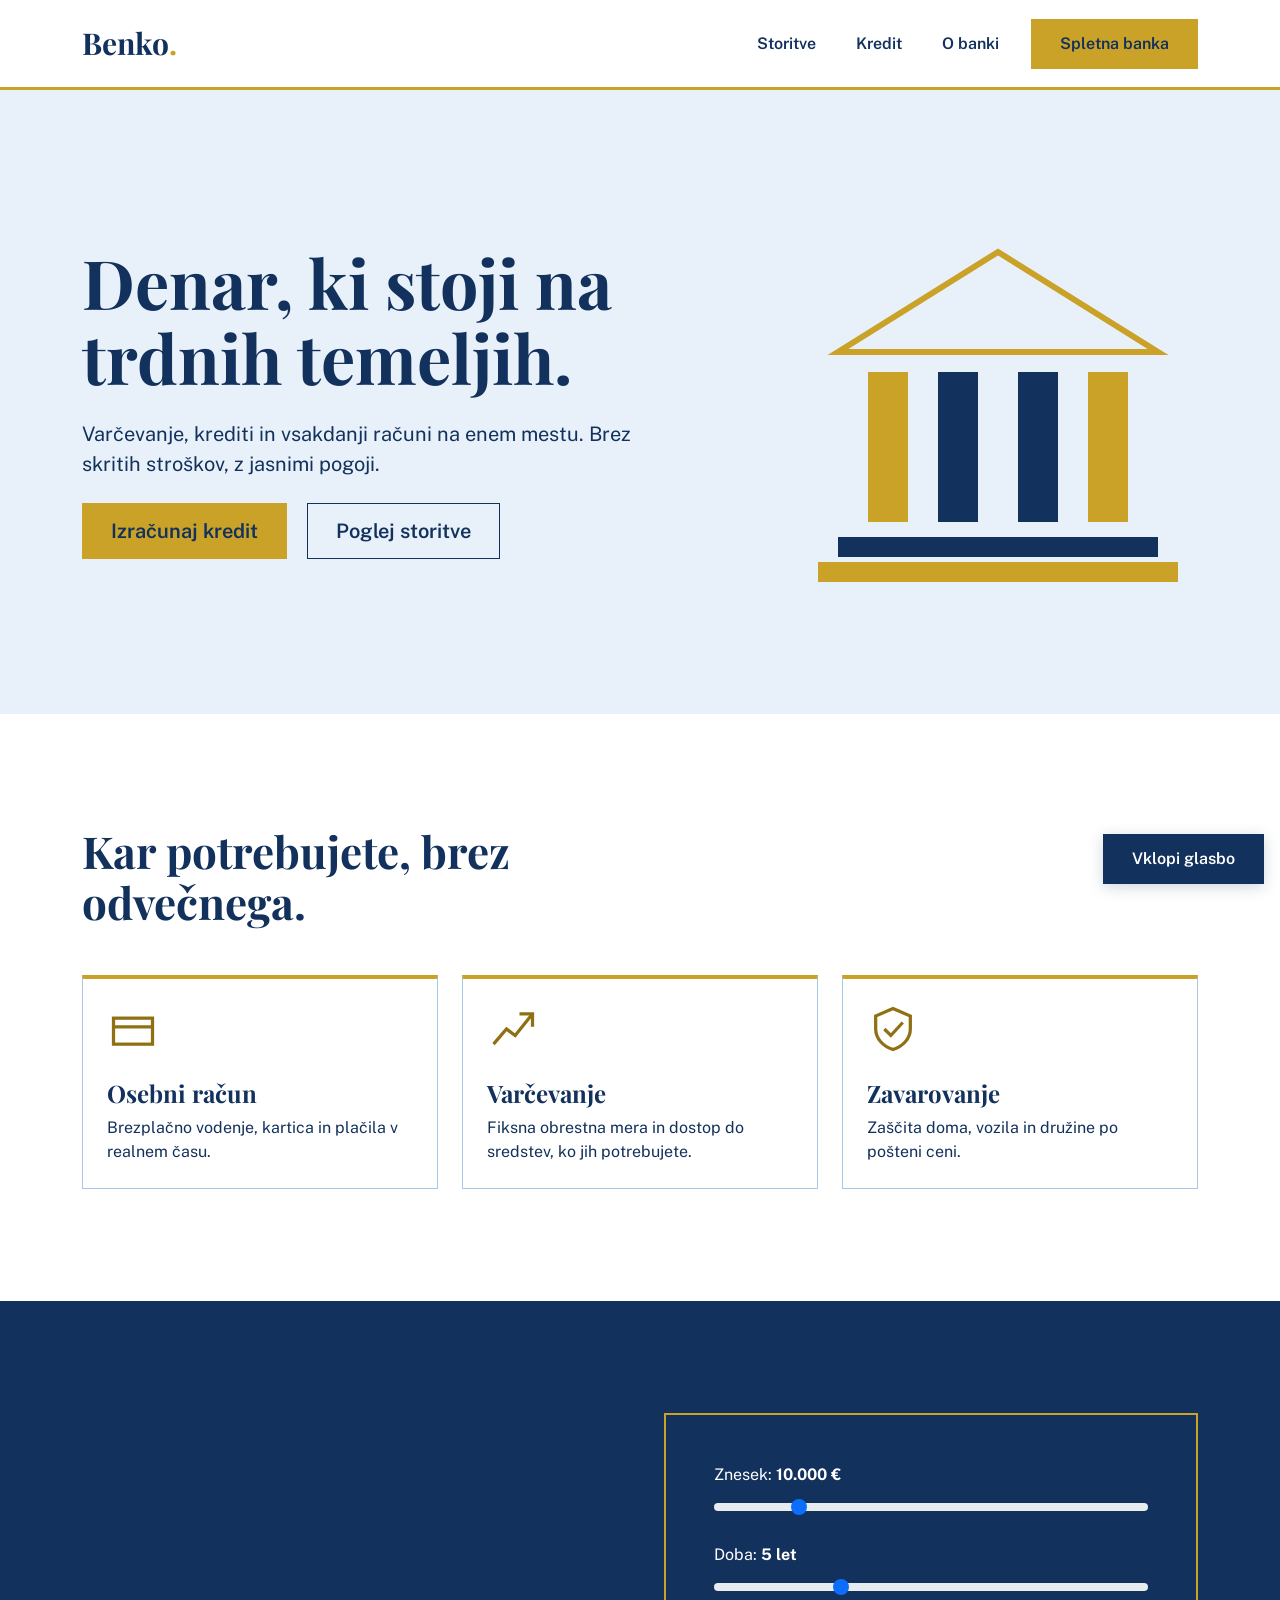
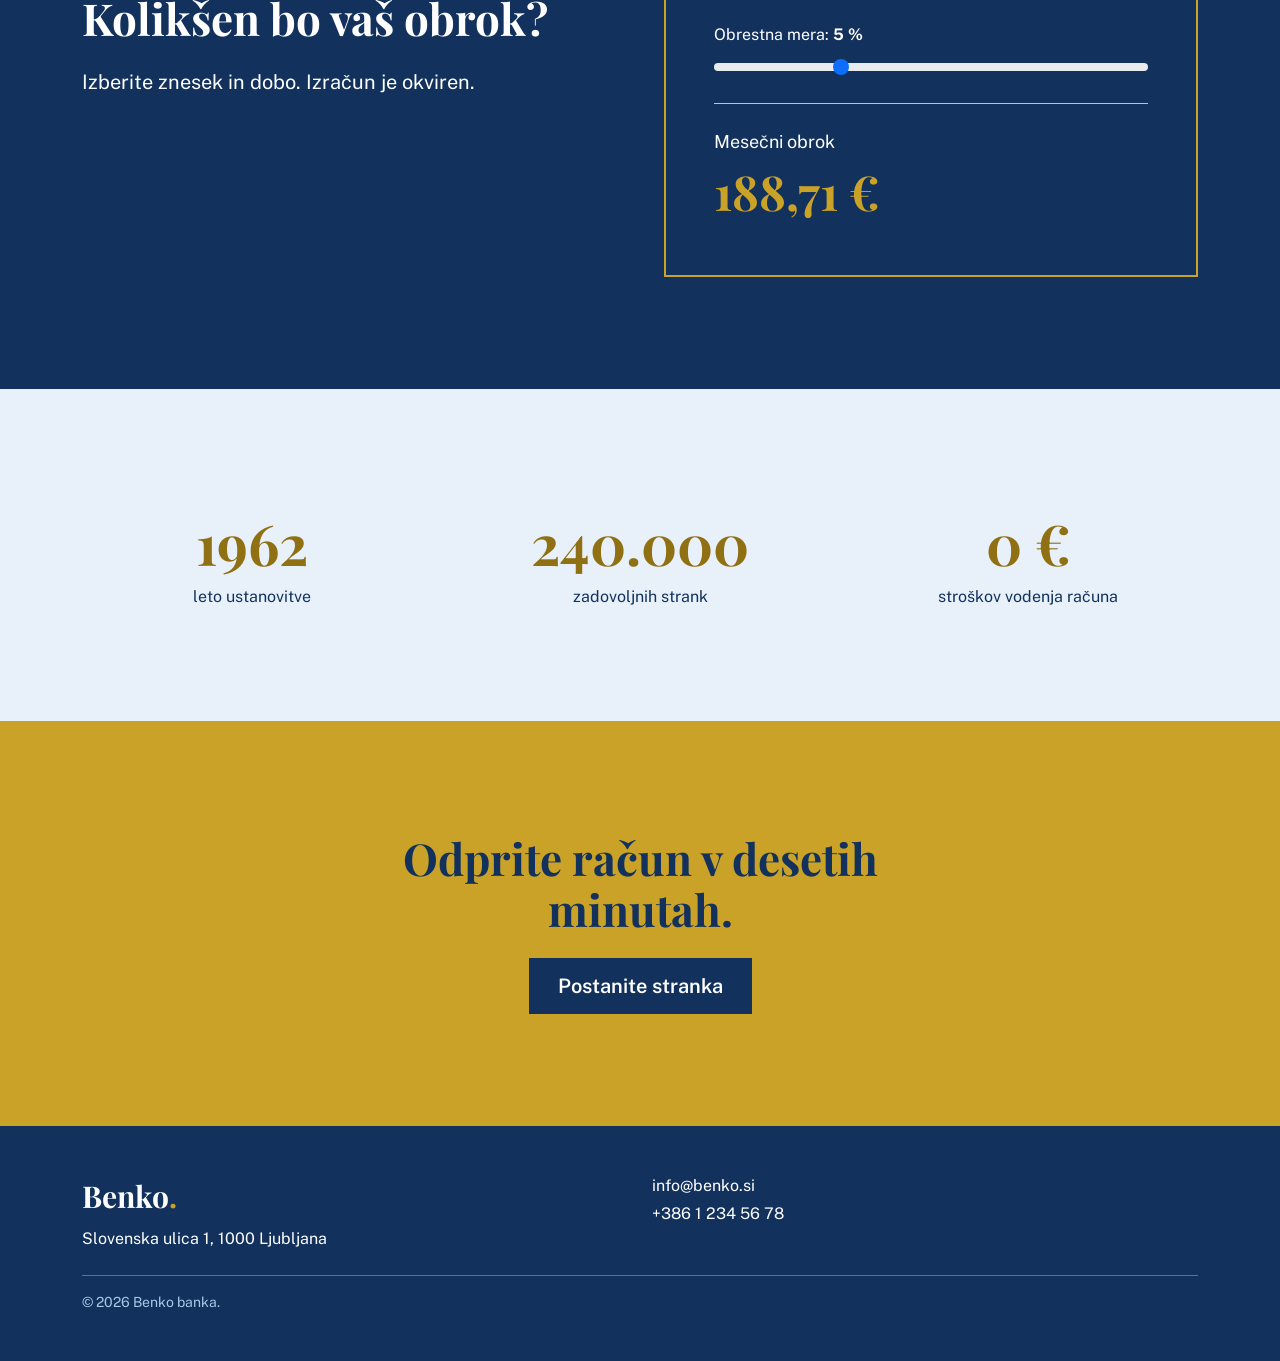
<file: RPS 19.10 banka spletna stram/index.html>
<!DOCTYPE html>
<html lang="sl">
<head>
    <meta charset="UTF-8">
    <meta name="viewport" content="width=device-width, initial-scale=1">
    <title>Benko banka</title>
    <link href="https://cdn.jsdelivr.net/npm/bootstrap@5.3.3/dist/css/bootstrap.min.css" rel="stylesheet">
    <link rel="preconnect" href="https://fonts.googleapis.com">
    <link rel="preconnect" href="https://fonts.gstatic.com" crossorigin>
    <link href="https://fonts.googleapis.com/css2?family=Playfair+Display:wght@600;700&family=Public+Sans:wght@400;600&display=swap" rel="stylesheet">
    <link rel="stylesheet" href="style.css">
</head>
<body>

<header class="glava sticky-top bg-white">
    <nav class="navbar navbar-expand py-3">
        <div class="container">
            <a class="navbar-brand logotip" href="#">Benko<span class="logotip-pika">.</span></a>
                <ul class="navbar-nav ms-auto align-items-center gap-4">
                <li class="nav-item"><a class="nav-link navigacija-povezava" href="#storitve">Storitve</a></li>
                <li class="nav-item"><a class="nav-link navigacija-povezava" href="#kredit">Kredit</a></li>
                <li class="nav-item"><a class="nav-link navigacija-povezava" href="#o-banki">O banki</a></li>
                <li class="nav-item"><a class="btn gumb-zlat rounded-0" href="prijava.html">Spletna banka</a></li>
            </ul>
        </div>
    </nav>
</header>

<section class="uvodni-del razdelek">
    <div class="container">
        <div class="row align-items-center">
            <div class="col-7">
                <h1 class="uvodni-naslov">Denar, ki stoji na trdnih temeljih.</h1>
                <p class="uvodni-opis fs-5 my-4">Varčevanje, krediti in vsakdanji računi na enem mestu. Brez skritih stroškov, z jasnimi pogoji.</p>
                <a class="btn btn-lg gumb-zlat rounded-0 me-3" href="#kredit">Izračunaj kredit</a>
                <a class="btn btn-lg gumb-obroba rounded-0" href="#storitve">Poglej storitve</a>
            </div>
            <div class="col-5 text-end">
                <svg class="uvodna-slika" viewBox="0 0 400 400" role="img" aria-label="Simbolični prikaz bančne stavbe">
                    <polygon points="40,150 200,50 360,150" fill="none" stroke="#c9a227" stroke-width="6"/>
                    <rect x="70" y="170" width="40" height="150" fill="#c9a227"/>
                    <rect x="140" y="170" width="40" height="150" fill="#12315c"/>
                    <rect x="220" y="170" width="40" height="150" fill="#12315c"/>
                    <rect x="290" y="170" width="40" height="150" fill="#c9a227"/>
                    <rect x="40" y="335" width="320" height="20" fill="#12315c"/>
                    <rect x="20" y="360" width="360" height="20" fill="#c9a227"/>
                </svg>
            </div>
        </div>
    </div>
</section>

<section id="storitve" class="razdelek">
    <div class="container">
        <h2 class="naslov-razdelka mb-5">Kar potrebujete, brez odvečnega.</h2>
        <div class="row g-4">
            <div class="col-4">
                <article class="card kartica-storitve h-100 rounded-0 p-4">
                    <svg class="ikona-storitve" viewBox="0 0 48 48"><rect x="6" y="14" width="36" height="24" fill="none" stroke="currentColor" stroke-width="3"/><line x1="6" y1="22" x2="42" y2="22" stroke="currentColor" stroke-width="3"/></svg>
                    <h3 class="naslov-kartice mt-4">Osebni račun</h3>
                    <p class="mb-0">Brezplačno vodenje, kartica in plačila v realnem času.</p>
                </article>
            </div>
        <div class="col-4">
            <article class="card kartica-storitve h-100 rounded-0 p-4">
                <svg class="ikona-storitve" viewBox="0 0 48 48"><polyline points="6,38 18,24 26,30 42,10" fill="none" stroke="currentColor" stroke-width="3"/><polyline points="30,10 42,10 42,22" fill="none" stroke="currentColor" stroke-width="3"/></svg>
                <h3 class="naslov-kartice mt-4">Varčevanje</h3>
                <p class="mb-0">Fiksna obrestna mera in dostop do sredstev, ko jih potrebujete.</p>
            </article>
        </div>
        <div class="col-4">
                    <article class="card kartica-storitve h-100 rounded-0 p-4">
                    <svg class="ikona-storitve" viewBox="0 0 48 48"><path d="M24 5 L40 12 V24 C40 33 33 40 24 43 C15 40 8 33 8 24 V12 Z" fill="none" stroke="currentColor" stroke-width="3"/><polyline points="16,24 22,30 33,18" fill="none" stroke="currentColor" stroke-width="3"/></svg>
                    <h3 class="naslov-kartice mt-4">Zavarovanje</h3>
                    <p class="mb-0">Zaščita doma, vozila in družine po pošteni ceni.</p>
                </article>
            </div>
        </div>
    </div>
</section>

<section id="kredit" class="razdelek razdelek-temen">
    <div class="container">
        <div class="row align-items-center g-5">
            <div class="col-6">
                <h2 class="naslov-razdelka">Kolikšen bo vaš obrok?</h2>
                <p class="fs-5 mt-4 mb-0">Izberite znesek in dobo. Izračun je okviren.</p>
            </div>
            <div class="col-6">
               <div class="kalkulator-okvir p-5">
                    <label class="form-label" for="drsnik-zneska">Znesek: <strong id="izpis-zneska">10.000 €</strong></label>
                    <input class="form-range kalkulator-drsnik mb-4" type="range" id="drsnik-zneska" min="1000" max="50000" step="500" value="10000">
                    <label class="form-label" for="drsnik-let">Doba: <strong id="izpis-let">5 let</strong></label>
                    <input class="form-range kalkulator-drsnik mb-4" type="range" id="drsnik-let" min="1" max="15" step="1" value="5">
                    <label class="form-label" for="drsnik-obresti">Obrestna mera: <strong id="izpis-obresti">5 %</strong></label>
                    <input class="form-range kalkulator-drsnik mb-4" type="range" id="drsnik-obresti" min="1" max="15" step="0.5" value="5">
                    <p class="kalkulator-rezultat mb-0 pt-4">Mesečni obrok <strong id="izpis-obroka" class="kalkulator-obrok d-block">0 €</strong></p>
                </div>
            </div>
        </div>
    </div>
</section>

<section id="o-banki" class="razdelek razdelek-svetlo-moder">
    <div class="container">
        <div class="row text-center g-5">
            <div class="col-4">
                <strong class="podatek-stevilka d-block">1962</strong>
                <span>leto ustanovitve</span>
            </div>
            <div class="col-4">
                <strong class="podatek-stevilka d-block">240.000</strong>
                <span>zadovoljnih strank</span>
            </div>
            <div class="col-4">
                <strong class="podatek-stevilka d-block">0 €</strong>
                <span>stroškov vodenja računa</span>
            </div>
        </div>
    </div>
</section>

<section class="razdelek razdelek-zlat text-center">
    <div class="container">
        <h2 class="naslov-razdelka mb-4 mx-auto">Odprite račun v desetih minutah.</h2>
        <a class="btn btn-lg gumb-moder rounded-0" href="regist.html">Postanite stranka</a>
    </div>
</section>

<footer id="kontakt" class="noga py-5">
    <div class="container">
        <div class="row">
            <div class="col-6">
                <a class="logotip" href="#">Benko<span class="logotip-pika">.</span></a>
                <p class="mt-2 mb-0">Slovenska ulica 1, 1000 Ljubljana</p>
            </div>
            <div class="col-6">
                <p class="mb-1">info@benko.si</p>
                <p class="mb-0">+386 1 234 56 78</p>
            </div>
        </div>
        <p class="noga-pravno mt-4 pt-3 mb-0">© 2026 Benko banka.</p>
    </div>
</footer>

<script src="script.js"></script>
<script src="racun.js"></script>
</body>
</html>
</file>
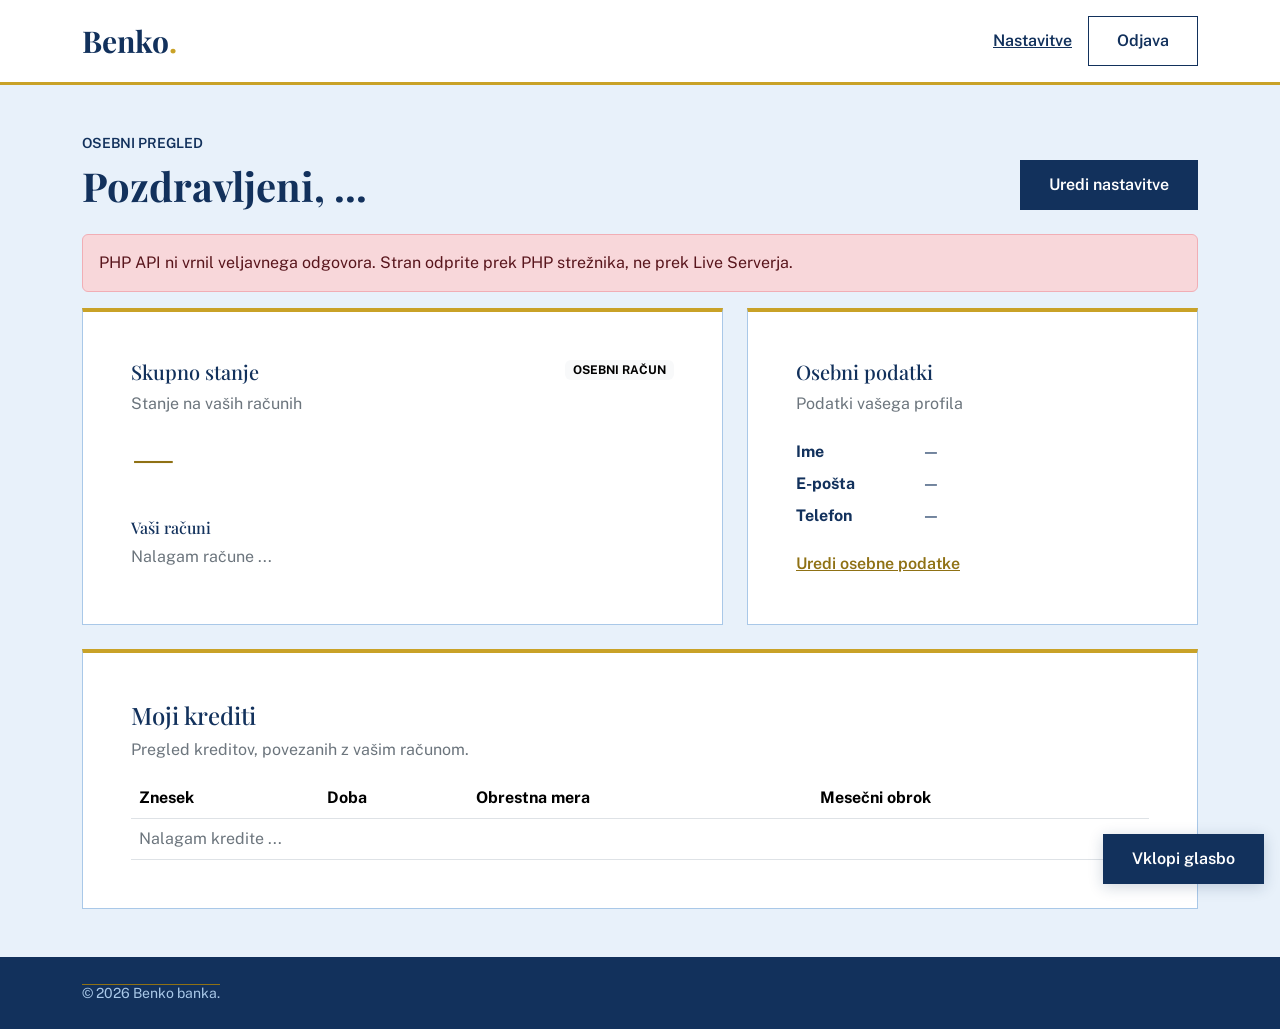
<file: RPS 19.10 banka spletna stram/konto.html>
<!DOCTYPE html>
<html lang="sl">
<head>
    <meta charset="UTF-8">
    <meta name="viewport" content="width=device-width, initial-scale=1">
    <title>Moj račun | Benko banka</title>
    <link href="https://cdn.jsdelivr.net/npm/bootstrap@5.3.3/dist/css/bootstrap.min.css" rel="stylesheet">
    <link rel="preconnect" href="https://fonts.googleapis.com">
    <link rel="preconnect" href="https://fonts.gstatic.com" crossorigin>
    <link href="https://fonts.googleapis.com/css2?family=Playfair+Display:wght@600;700&family=Public+Sans:wght@400;600&display=swap" rel="stylesheet">
    <link rel="stylesheet" href="style.css">
</head>
<body>
<header class="glava sticky-top bg-white">
    <nav class="navbar navbar-expand py-3">
        <div class="container">
            <a class="logotip" href="index.html">Benko<span class="logotip-pika">.</span></a>
            <div class="d-flex align-items-center gap-3">
                <a class="navigacija-povezava d-none d-sm-inline" href="nastavitve.html">Nastavitve</a>
                <button class="btn gumb-obroba rounded-0" id="odjava-gumb" type="button">Odjava</button>
            </div>
        </div>
    </nav>
</header>
<main class="obmocje-racuna py-5">
    <div class="container">
        <div class="d-flex flex-wrap justify-content-between align-items-end gap-3 mb-4">
            <div>
                <p class="text-uppercase small fw-semibold mb-2">Osebni pregled</p>
                <h1 class="mb-0">Pozdravljeni, <span id="stranka-ime">...</span></h1>
            </div>
            <a class="btn gumb-moder rounded-0" href="nastavitve.html">Uredi nastavitve</a>
        </div>
        <div class="alert d-none" id="sporocilo-konta" role="alert"></div>
        <div class="row g-4 mb-4">
            <div class="col-lg-7">
                <section class="card kartica-racuna rounded-0 h-100 p-4 p-md-5">
                    <div class="d-flex justify-content-between align-items-start">
                        <div>
                            <h2 class="h5">Skupno stanje</h2>
                            <p class="text-secondary mb-0">Stanje na vaših računih</p>
                        </div>
                        <span class="badge text-bg-light">OSEBNI RAČUN</span>
                    </div>
                    <p class="stanje-racuna mb-4" id="skupno-stanje">—</p>
                    <h3 class="h6">Vaši računi</h3>
                    <div id="seznam-racunov" class="d-grid gap-2">
                        <p class="text-secondary mb-0">Nalagam račune ...</p>
                    </div>
                </section>
            </div>
            <div class="col-lg-5">
                <section class="card kartica-racuna rounded-0 h-100 p-4 p-md-5">
                    <h2 class="h5">Osebni podatki</h2>
                    <p class="text-secondary mb-4">Podatki vašega profila</p>
                    <dl class="row mb-0">
                        <dt class="col-4">Ime</dt><dd class="col-8" id="profil-ime">—</dd>
                        <dt class="col-4">E-pošta</dt><dd class="col-8 text-break" id="profil-eposta">—</dd>
                        <dt class="col-4">Telefon</dt><dd class="col-8" id="profil-telefon">—</dd>
                    </dl>
                    <a class="registracija-povezava mt-3" href="nastavitve.html">Uredi osebne podatke</a>
                </section>
            </div>
        </div>
        <section class="card kartica-racuna rounded-0 p-4 p-md-5">
            <h2 class="h4">Moji krediti</h2>
            <p class="text-secondary">Pregled kreditov, povezanih z vašim računom.</p>
            <div class="table-responsive">
                <table class="table align-middle mb-0">
                    <thead><tr><th>Znesek</th><th>Doba</th><th>Obrestna mera</th><th>Mesečni obrok</th></tr></thead>
                    <tbody id="seznam-kreditov"><tr><td class="text-secondary" colspan="4">Nalagam kredite ...</td></tr></tbody>
                </table>
            </div>
        </section>
    </div>
</main>
<footer class="noga py-4"><div class="container"><span class="noga-pravno">© 2026 Benko banka.</span></div></footer>
<script src="script.js"></script>
<script src="racun.js"></script>
</body>
</html>
</file>
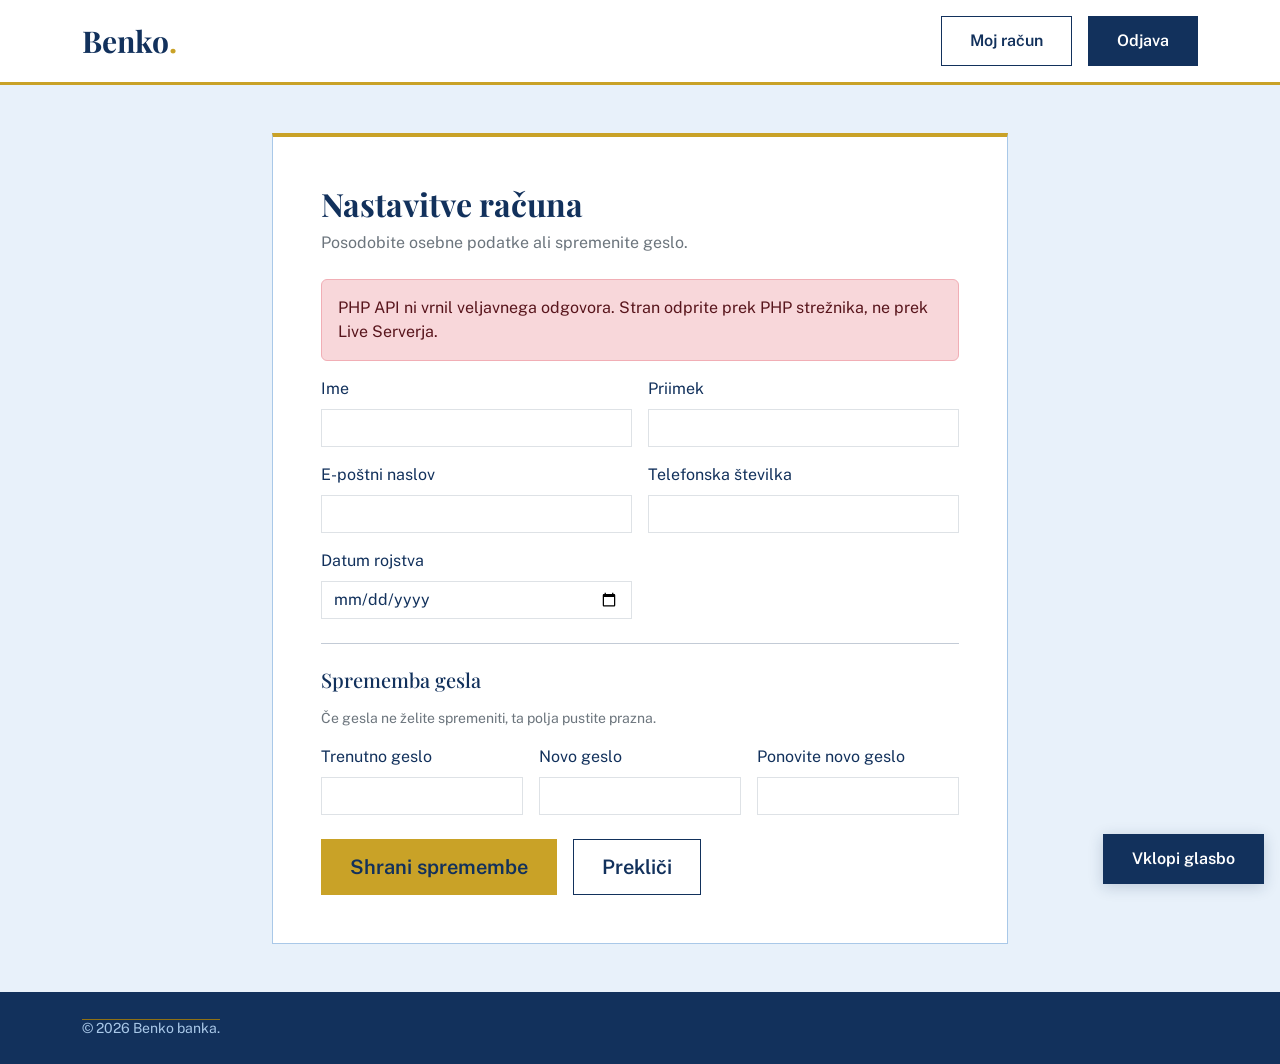
<file: RPS 19.10 banka spletna stram/nastavitve.html>
<!DOCTYPE html>
<html lang="sl">
<head>
    <meta charset="UTF-8">
    <meta name="viewport" content="width=device-width, initial-scale=1">
    <title>Nastavitve računa | Benko banka</title>
    <link href="https://cdn.jsdelivr.net/npm/bootstrap@5.3.3/dist/css/bootstrap.min.css" rel="stylesheet">
    <link rel="preconnect" href="https://fonts.googleapis.com">
    <link rel="preconnect" href="https://fonts.gstatic.com" crossorigin>
    <link href="https://fonts.googleapis.com/css2?family=Playfair+Display:wght@600;700&family=Public+Sans:wght@400;600&display=swap" rel="stylesheet">
    <link rel="stylesheet" href="style.css">
</head>
<body>
<header class="glava sticky-top bg-white">
    <nav class="navbar py-3">
        <div class="container">
            <a class="logotip" href="index.html">Benko<span class="logotip-pika">.</span></a>
            <div class="d-flex gap-3">
                <a class="btn gumb-obroba rounded-0" href="konto.html">Moj račun</a>
                <button class="btn gumb-moder rounded-0" id="odjava-gumb" type="button">Odjava</button>
            </div>
        </div>
    </nav>
</header>
<main class="obmocje-racuna py-5">
    <div class="container">
        <div class="row justify-content-center">
            <div class="col-lg-8">
                <section class="card kartica-nastavitev rounded-0 p-4 p-md-5">
                    <h1 class="registracija-podnaslov">Nastavitve računa</h1>
                    <p class="text-secondary mb-4">Posodobite osebne podatke ali spremenite geslo.</p>
                    <div class="alert d-none" id="sporocilo-nastavitev" role="alert"></div>
                    <form id="obrazec-nastavitev">
                        <div class="row g-3">
                            <div class="col-md-6">
                                <label class="form-label" for="nastavitev-ime">Ime</label>
                                <input class="form-control rounded-0" id="nastavitev-ime" name="ime" autocomplete="given-name" required>
                            </div>
                            <div class="col-md-6">
                                <label class="form-label" for="nastavitev-priimek">Priimek</label>
                                <input class="form-control rounded-0" id="nastavitev-priimek" name="priimek" autocomplete="family-name" required>
                            </div>
                            <div class="col-md-6">
                                <label class="form-label" for="nastavitev-eposta">E-poštni naslov</label>
                                <input class="form-control rounded-0" id="nastavitev-eposta" name="eposta" type="email" autocomplete="email" required>
                            </div>
                            <div class="col-md-6">
                                <label class="form-label" for="nastavitev-telefon">Telefonska številka</label>
                                <input class="form-control rounded-0" id="nastavitev-telefon" name="telefon" type="tel" autocomplete="tel">
                            </div>
                            <div class="col-md-6">
                                <label class="form-label" for="nastavitev-rojstvo">Datum rojstva</label>
                                <input class="form-control rounded-0" id="nastavitev-rojstvo" name="datum_rojstva" type="date" required>
                            </div>
                        </div>
                        <hr class="my-4">
                        <h2 class="h5 mb-3">Sprememba gesla</h2>
                        <p class="small text-secondary">Če gesla ne želite spremeniti, ta polja pustite prazna.</p>
                        <div class="row g-3">
                            <div class="col-md-4">
                                <label class="form-label" for="staro-geslo">Trenutno geslo</label>
                                <input class="form-control rounded-0" id="staro-geslo" name="staro_geslo" type="password" autocomplete="current-password">
                            </div>
                            <div class="col-md-4">
                                <label class="form-label" for="novo-geslo">Novo geslo</label>
                                <input class="form-control rounded-0" id="novo-geslo" name="novo_geslo" type="password" minlength="8" autocomplete="new-password">
                            </div>
                            <div class="col-md-4">
                                <label class="form-label" for="ponovi-novo-geslo">Ponovite novo geslo</label>
                                <input class="form-control rounded-0" id="ponovi-novo-geslo" name="ponovi_novo_geslo" type="password" minlength="8" autocomplete="new-password">
                            </div>
                        </div>
                        <div class="d-flex flex-wrap gap-3 mt-4">
                            <button class="btn btn-lg gumb-zlat rounded-0" type="submit">Shrani spremembe</button>
                            <a class="btn btn-lg gumb-obroba rounded-0" href="konto.html">Prekliči</a>
                        </div>
                    </form>
                </section>
            </div>
        </div>
    </div>
</main>
<footer class="noga py-4"><div class="container"><span class="noga-pravno">© 2026 Benko banka.</span></div></footer>
<script src="script.js"></script>
<script src="racun.js"></script>
</body>
</html>
</file>
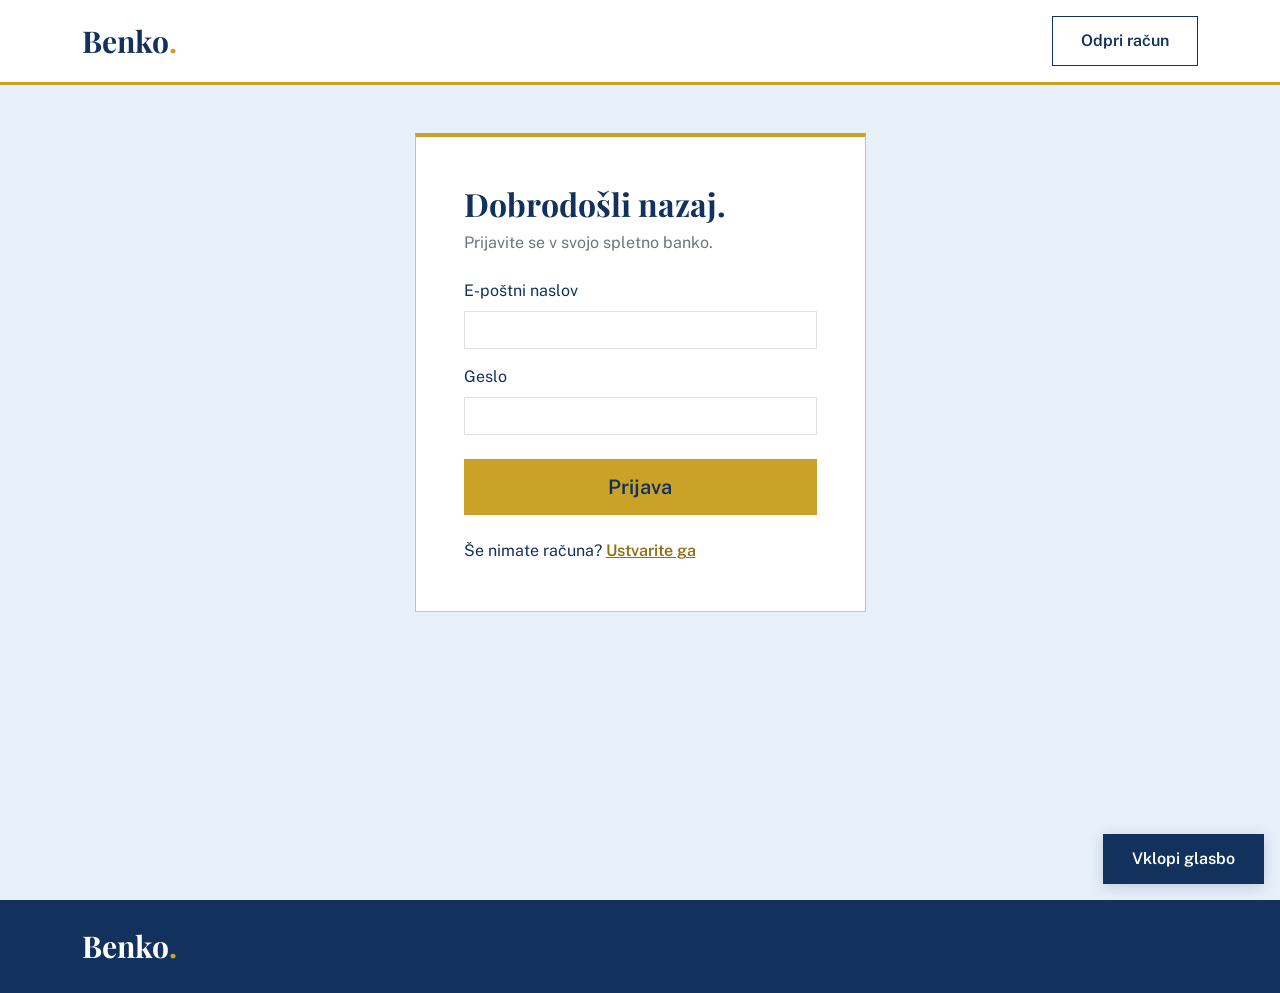
<file: RPS 19.10 banka spletna stram/prijava.html>
<!DOCTYPE html>
<html lang="sl">
<head>
    <meta charset="UTF-8">
    <meta name="viewport" content="width=device-width, initial-scale=1">
    <title>Prijava | Benko banka</title>
    <link href="https://cdn.jsdelivr.net/npm/bootstrap@5.3.3/dist/css/bootstrap.min.css" rel="stylesheet">
    <link rel="preconnect" href="https://fonts.googleapis.com">
    <link rel="preconnect" href="https://fonts.gstatic.com" crossorigin>
    <link href="https://fonts.googleapis.com/css2?family=Playfair+Display:wght@600;700&family=Public+Sans:wght@400;600&display=swap" rel="stylesheet">
    <link rel="stylesheet" href="style.css">
</head>
<body>
<header class="glava sticky-top bg-white">
    <nav class="navbar py-3">
        <div class="container">
            <a class="logotip" href="index.html">Benko<span class="logotip-pika">.</span></a>
            <a class="btn gumb-obroba rounded-0" href="regist.html">Odpri račun</a>
        </div>
    </nav>
</header>
<main class="obmocje-racuna py-5">
    <div class="container">
        <div class="row justify-content-center">
            <div class="col-md-7 col-lg-5">
                <section class="card kartica-nastavitev rounded-0 p-4 p-md-5">
                    <h1 class="registracija-podnaslov mb-2">Dobrodošli nazaj.</h1>
                    <p class="text-secondary mb-4">Prijavite se v svojo spletno banko.</p>
                    <div class="alert d-none" id="sporocilo-prijave" role="alert"></div>
                    <form id="obrazec-prijave">
                        <div class="mb-3">
                            <label class="form-label" for="prijava-eposta">E-poštni naslov</label>
                            <input class="form-control rounded-0" id="prijava-eposta" name="eposta" type="email" autocomplete="email" required>
                        </div>
                        <div class="mb-4">
                            <label class="form-label" for="prijava-geslo">Geslo</label>
                            <input class="form-control rounded-0" id="prijava-geslo" name="geslo" type="password" autocomplete="current-password" required>
                        </div>
                        <button class="btn btn-lg gumb-zlat rounded-0 w-100" type="submit">Prijava</button>
                    </form>
                    <p class="mt-4 mb-0">Še nimate računa? <a class="registracija-povezava" href="regist.html">Ustvarite ga</a></p>
                </section>
            </div>
        </div>
    </div>
</main>
<footer class="noga py-4">
    <div class="container"><a class="logotip" href="index.html">Benko<span class="logotip-pika">.</span></a></div>
</footer>
<script src="script.js"></script>
<script src="racun.js"></script>
</body>
</html>
</file>
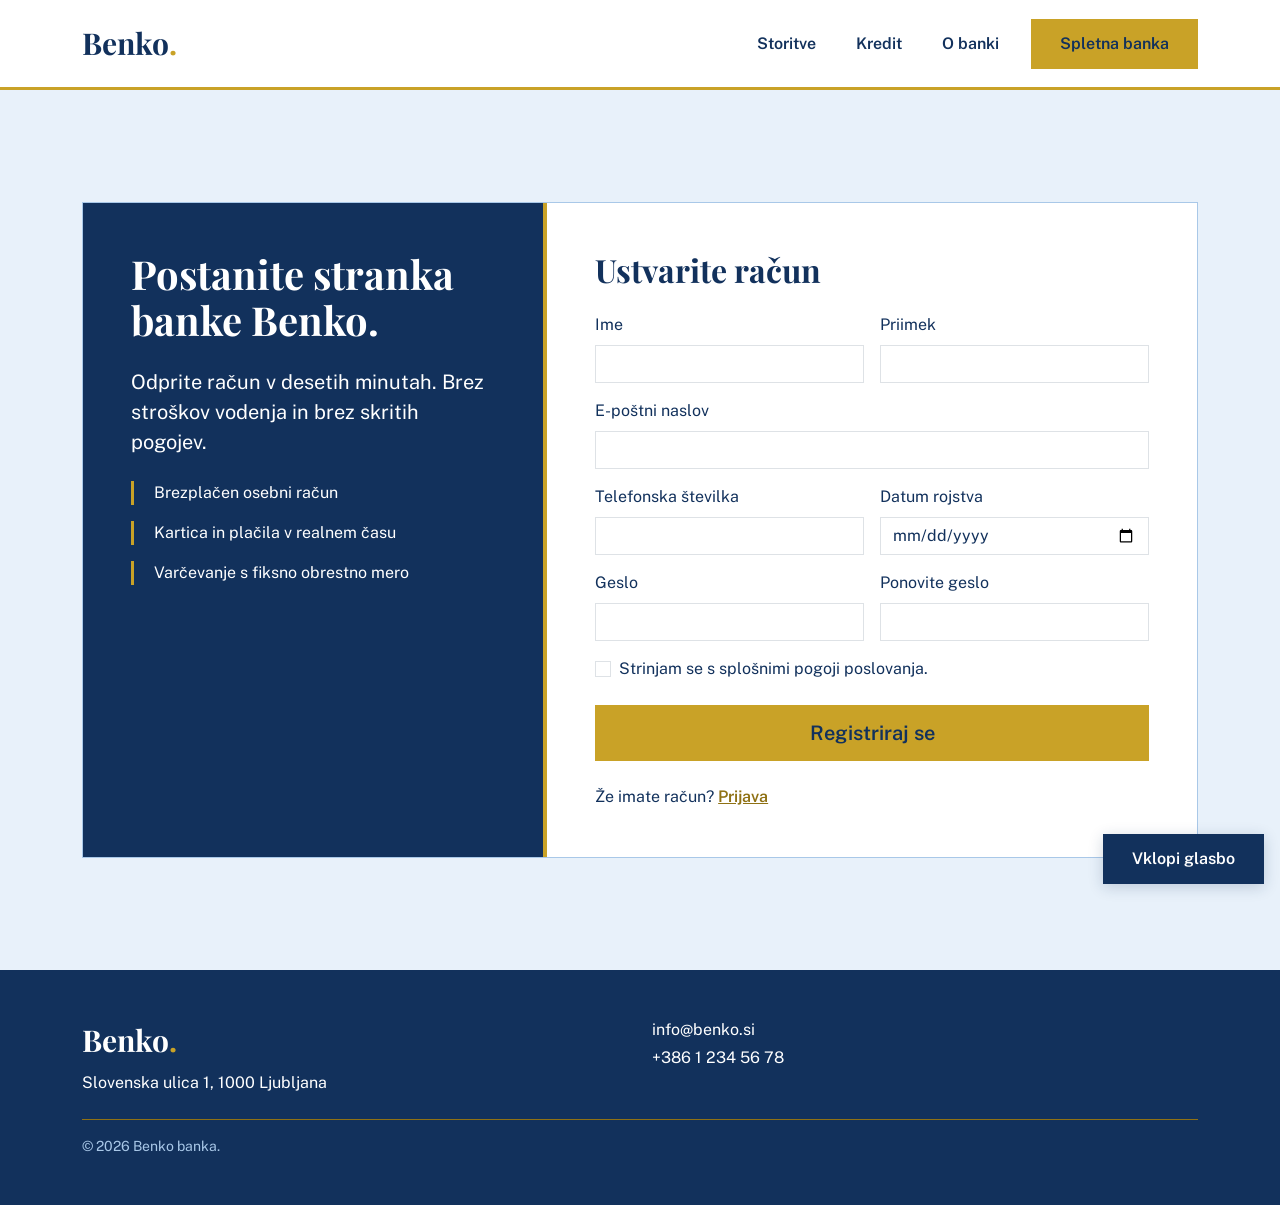
<file: RPS 19.10 banka spletna stram/regist.html>
<!DOCTYPE html>
<html lang="sl">
<head>
    <meta charset="UTF-8">
    <meta name="viewport" content="width=device-width, initial-scale=1">
    <title>Registracija | Benko banka</title>
    <link href="https://cdn.jsdelivr.net/npm/bootstrap@5.3.3/dist/css/bootstrap.min.css" rel="stylesheet">
    <link rel="preconnect" href="https://fonts.googleapis.com">
    <link rel="preconnect" href="https://fonts.gstatic.com" crossorigin>
    <link href="https://fonts.googleapis.com/css2?family=Playfair+Display:wght@600;700&family=Public+Sans:wght@400;600&display=swap" rel="stylesheet">
    <link rel="stylesheet" href="style.css">
</head>
<body>

<header class="glava sticky-top bg-white">
    <nav class="navbar navbar-expand py-3">
        <div class="container">
            <a class="navbar-brand logotip" href="index.html">Benko<span class="logotip-pika">.</span></a>
                <ul class="navbar-nav ms-auto align-items-center gap-4">
                <li class="nav-item"><a class="nav-link navigacija-povezava" href="#storitve">Storitve</a></li>
                <li class="nav-item"><a class="nav-link navigacija-povezava" href="#kredit">Kredit</a></li>
                <li class="nav-item"><a class="nav-link navigacija-povezava" href="#o-banki">O banki</a></li>
                <li class="nav-item"><a class="btn gumb-zlat rounded-0" href="prijava.html">Spletna banka</a></li>
            </ul>
        </div>
    </nav>
</header>

<main class="registracija-del razdelek">
    <div class="container">
        <div class="row g-0 registracija-okvir">
            <div class="col-5 registracija-stranska-plosca p-5">
                <h1 class="registracija-naslov">Postanite stranka banke Benko.</h1>
                <p class="fs-5 my-4">Odprite račun v desetih minutah. Brez stroškov vodenja in brez skritih pogojev.</p>
                <ul class="registracija-prednosti list-unstyled mb-0">
                    <li class="mb-3">Brezplačen osebni račun</li>
                    <li class="mb-3">Kartica in plačila v realnem času</li>
                    <li class="mb-0">Varčevanje s fiksno obrestno mero</li>
                </ul>
            </div>
 
            <div class="col-7 bg-white p-5">
                <h2 class="registracija-podnaslov mb-4">Ustvarite račun</h2>
                    <form id="obrazec-registracije" novalidate>
                        <div class="alert d-none" id="sporocilo-obrazca" role="alert"></div>
                        <div class="row g-3 mb-3">
                            <div class="col-6">
                                <label class="form-label" for="polje-ime">Ime</label>
                                <input class="form-control rounded-0" type="text" id="polje-ime" name="ime" required>
                            </div>
                            <div class="col-6">
                                <label class="form-label" for="polje-priimek">Priimek</label>
                                <input class="form-control rounded-0" type="text" id="polje-priimek" name="priimek" required>
                            </div>
                        </div>
 
                        <div class="mb-3">
                            <label class="form-label" for="polje-eposta">E-poštni naslov</label>
                            <input class="form-control rounded-0" type="email" id="polje-eposta" name="eposta" required>
                        </div>
 
                        <div class="row g-3 mb-3">
                            <div class="col-6">
                                <label class="form-label" for="polje-telefon">Telefonska številka</label>
                                <input class="form-control rounded-0" type="tel" id="polje-telefon" name="telefon">
                            </div>
                            <div class="col-6">
                                <label class="form-label" for="polje-datum-rojstva">Datum rojstva</label>
                                <input class="form-control rounded-0" type="date" id="polje-datum-rojstva" name="datum-rojstva" required>
                            </div>
                        </div>
 
                        <div class="row g-3 mb-3">
                            <div class="col-6">
                                <label class="form-label" for="polje-geslo">Geslo</label>
                                <input class="form-control rounded-0" type="password" id="polje-geslo" name="geslo" minlength="8" required>
                            </div>
                            <div class="col-6">
                                <label class="form-label" for="polje-ponovitev-gesla">Ponovite geslo</label>
                                <input class="form-control rounded-0" type="password" id="polje-ponovitev-gesla" name="ponovitev-gesla" minlength="8" autocomplete="new-password" required>
                                <div class="invalid-feedback">Gesli se morata ujemati.</div>
                            </div>
                        </div>
 
                        <div class="form-check mb-4">
                            <input class="form-check-input rounded-0" type="checkbox" id="polje-pogoji" name="pogoji" required>
                            <label class="form-check-label" for="polje-pogoji">Strinjam se s splošnimi pogoji poslovanja.</label>
                        </div>
 
                        <button class="btn btn-lg gumb-zlat rounded-0 w-100" type="submit">Registriraj se</button>
                    </form>
                <p class="registracija-povezava-prijave mt-4 mb-0">Že imate račun? <a class="registracija-povezava" href="prijava.html">Prijava</a></p>
            </div>
        </div>
    </div>
</main>



<footer id="kontakt" class="noga py-5">
    <div class="container">
        <div class="row">
            <div class="col-6">
                <a class="logotip" href="#">Benko<span class="logotip-pika">.</span></a>
                <p class="mt-2 mb-0">Slovenska ulica 1, 1000 Ljubljana</p>
            </div>
            <div class="col-6">
                <p class="mb-1">info@benko.si</p>
                <p class="mb-0">+386 1 234 56 78</p>
            </div>
        </div>
        <p class="noga-pravno mt-4 pt-3 mb-0">© 2026 Benko banka.</p>
    </div>
</footer>

<script src="script.js"></script>
<script src="racun.js"></script>
</body>
</html>
</file>
<file: RPS 19.10 banka spletna stram/style.css>
:root {
  --moda: #12315c;
  --svetlo-modra: #e8f1fa;
  --srednje-modra: #a9c8e8;
  --zlata: #c9a227;
  --temno-zlata: #8f7114;
  --bela: #ffffff;
  --bs-body-font-family: 'Public Sans', Arial, sans-serif;
  --bs-body-color: #12315c;
}

h1,
h2,
h3,
.logotip,
.podatek-stevilka,
.kalkulator-obrok {
  font-family: 'Playfair Display', Georgia, serif;
  font-weight: 700;
}

.glava {
  border-bottom: 3px solid var(--zlata);
}

.logotip {
  font-size: 30px;
  color: var(--moda);
  text-decoration: none;
}

.logotip-pika {
  color: var(--zlata);
}

.navigacija-povezava {
  color: var(--moda);
  font-weight: 600;
}

.navigacija-povezava:hover {
  color: var(--temno-zlata);
}

.gumb-zlat,
.gumb-moder,
.gumb-obroba {
  font-weight: 600;
  padding: 12px 28px;
}

.gumb-zlat {
  --bs-btn-bg: var(--zlata);
  --bs-btn-color: var(--moda);
  --bs-btn-border-color: var(--zlata);
  --bs-btn-hover-bg: var(--moda);
  --bs-btn-hover-color: var(--bela);
  --bs-btn-hover-border-color: var(--moda);
}

.gumb-moder {
  --bs-btn-bg: var(--moda);
  --bs-btn-color: var(--bela);
  --bs-btn-border-color: var(--moda);
  --bs-btn-hover-bg: var(--bela);
  --bs-btn-hover-color: var(--moda);
  --bs-btn-hover-border-color: var(--bela);
}

.gumb-obroba {
  --bs-btn-color: var(--moda);
  --bs-btn-border-color: var(--moda);
  --bs-btn-hover-bg: var(--moda);
  --bs-btn-hover-color: var(--bela);
  --bs-btn-hover-border-color: var(--moda);
}

.razdelek {
  padding: 112px 0;
}

.razdelek-temen {
  background: var(--moda);
  color: var(--bela);
}

.razdelek-svetlo-moder,
.uvodni-del {
  background: var(--svetlo-modra);
}

.razdelek-zlat {
  background: var(--zlata);
}

.uvodni-naslov {
  font-size: 68px;
  line-height: 1.1;
}

.uvodni-opis {
  max-width: 46ch;
}

.uvodna-slika {
  width: 100%;
  max-width: 400px;
}

.naslov-razdelka {
  font-size: 44px;
  line-height: 1.15;
  max-width: 20ch;
}

.kartica-storitve {
  border: 1px solid var(--srednje-modra);
  border-top: 4px solid var(--zlata);
}

.kartica-storitve:hover {
  background: var(--svetlo-modra);
}

.ikona-storitve {
  width: 52px;
  height: 52px;
  color: var(--temno-zlata);
}

.naslov-kartice {
  font-size: 24px;
}

.kalkulator-okvir {
  border: 2px solid var(--zlata);
}

.kalkulator-drsnik {
  accent-color: var(--zlata);
}

.kalkulator-rezultat {
  border-top: 1px solid var(--srednje-modra);
  font-size: 18px;
}

.kalkulator-obrok {
  font-size: 48px;
  color: var(--zlata);
}

.podatek-stevilka {
  font-size: 56px;
  color: var(--temno-zlata);
}

.noga {
  background: var(--moda);
  color: var(--bela);
}

.noga .logotip {
  color: var(--bela);
}

.noga-pravno {
  border-top: 1px solid var(--temno-zlata);
  font-size: 14px;
  color: var(--srednje-modra);
}

.registracija-del {
  background: var(--svetlo-modra);
}
 
.registracija-okvir {
  border: 1px solid var(--srednje-modra);
}
 
.registracija-stranska-plosca {
  background: var(--moda);
  color: var(--bela);
  border-right: 4px solid var(--zlata);
}
 
.registracija-naslov {
  font-size: 40px;
  line-height: 1.15;
}
 
.registracija-podnaslov {
  font-size: 32px;
}
 
.registracija-prednosti li {
  padding-left: 20px;
  border-left: 3px solid var(--zlata);
}
 
.registracija-povezava {
  color: var(--temno-zlata);
  font-weight: 600;
}
 
.form-control:focus {
  border-color: var(--zlata);
  box-shadow: 0 0 0 3px rgba(201, 162, 39, 0.25);
}
 
.form-check-input:checked {
  background-color: var(--zlata);
  border-color: var(--zlata);
}
 
.form-check-input:focus {
  border-color: var(--zlata);
  box-shadow: 0 0 0 3px rgba(201, 162, 39, 0.25);
}

.obmocje-racuna {
  min-height: calc(100vh - 85px);
  background: var(--svetlo-modra);
}

.kartica-racuna,
.kartica-nastavitev {
  border: 1px solid var(--srednje-modra);
  border-top: 4px solid var(--zlata);
}

.stanje-racuna {
  color: var(--temno-zlata);
  font-family: 'Playfair Display', Georgia, serif;
  font-size: clamp(2rem, 5vw, 3.25rem);
}

.glasba-gumb {
  position: fixed;
  right: 1rem;
  bottom: 1rem;
  z-index: 1050;
  box-shadow: 0 3px 14px rgba(18, 49, 92, 0.2);
}

@media (max-width: 767.98px) {
  .registracija-okvir > [class*="col-"] {
    width: 100%;
  }

  .registracija-stranska-plosca {
    border-right: 0;
    border-bottom: 4px solid var(--zlata);
  }

  .razdelek {
    padding: 72px 0;
  }
}
</file>
